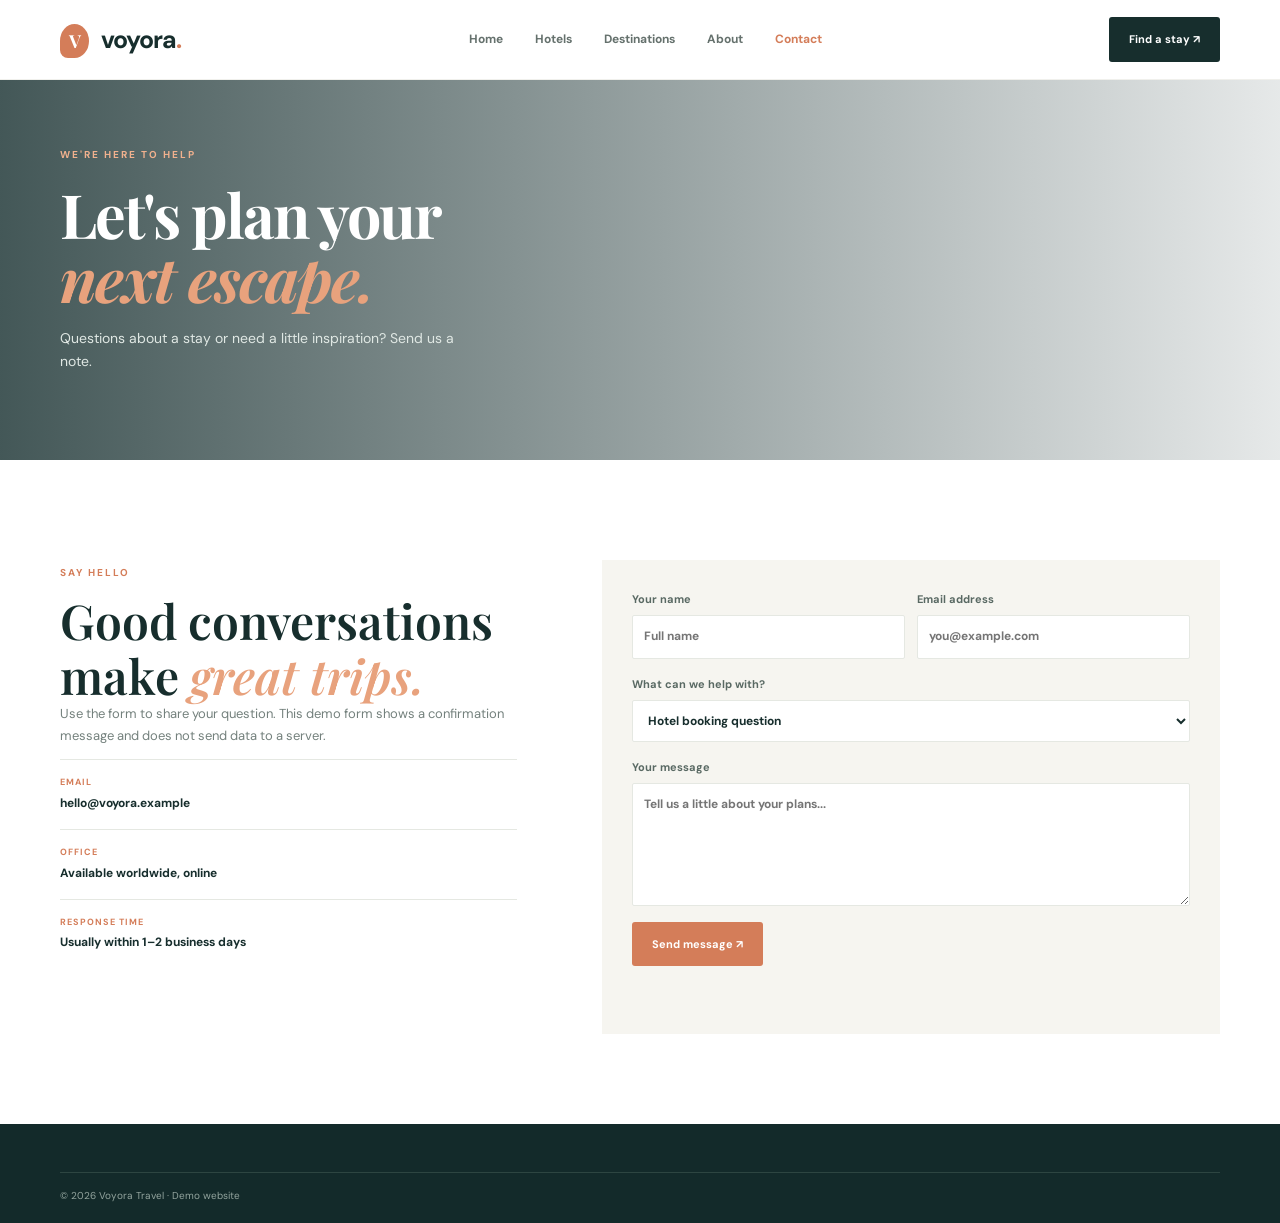
<file: contact.html>
<!doctype html><html lang="en"><head><meta charset="utf-8"><meta name="viewport" content="width=device-width,initial-scale=1"><title>Contact | Voyora</title><link href="https://fonts.googleapis.com/css2?family=DM+Sans:wght@400;500;600;700&family=Playfair+Display:wght@600;700&display=swap" rel="stylesheet"><link rel="stylesheet" href="assets/css/style.css"></head><body><header><div class="wrap nav"><a class="logo" href="index.html"><i>V</i> voyora<span>.</span></a><button class="toggle">☰</button><nav><a href="index.html">Home</a><a href="hotels.html">Hotels</a><a href="destinations.html">Destinations</a><a href="about.html">About</a><a class="active" href="contact.html">Contact</a></nav><a class="button dark navbtn" href="hotels.html">Find a stay ↗</a></div></header><main><section class="pagehero contacthero"><div class="wrap"><small>WE'RE HERE TO HELP</small><h1>Let's plan your<br><em>next escape.</em></h1><p>Questions about a stay or need a little inspiration? Send us a note.</p></div></section><section class="section wrap contact-layout"><div><small>SAY HELLO</small><h2>Good conversations<br>make <em>great trips.</em></h2><p>Use the form to share your question. This demo form shows a confirmation message and does not send data to a server.</p><div class="contact-line">EMAIL<b>hello@voyora.example</b></div><div class="contact-line">OFFICE<b>Available worldwide, online</b></div><div class="contact-line">RESPONSE TIME<b>Usually within 1–2 business days</b></div></div><form class="contact-form" id="contact-form"><div class="two"><label>Your name<input name="name" placeholder="Full name" required></label><label>Email address<input name="email" type="email" placeholder="you@example.com" required></label></div><label>What can we help with?<select><option>Hotel booking question</option><option>Destination recommendation</option><option>Partnership enquiry</option><option>Something else</option></select></label><label>Your message<textarea rows="5" placeholder="Tell us a little about your plans..." required></textarea></label><button class="button accent">Send message ↗</button><p id="contact-message" class="message"></p></form></section></main><footer><div class="wrap copyright">© 2026 Voyora Travel · Demo website</div></footer><script src="assets/js/main.js"></script></body></html>
</file>
<file: assets/css/style.css>
*{box-sizing:border-box} :root{--ink:#172e2d;--muted:#74817d;--accent:#d47d59;--cream:#f6f5f0;--line:#e5e8e2;--serif:"Playfair Display",Georgia,serif;--sans:"DM Sans",Arial,sans-serif}body{margin:0;color:var(--ink);font:14px var(--sans);line-height:1.65}a{color:inherit;text-decoration:none}img{display:block;width:100%;object-fit:cover}button,input,select,textarea{font:inherit}.wrap{width:min(1160px,calc(100% - 44px));margin:auto}header{height:80px;background:#fff;display:flex;align-items:center;border-bottom:1px solid #f0f0ec;position:relative;z-index:5}.nav{display:flex;align-items:center;justify-content:space-between}.logo{font-size:25px;font-weight:700;letter-spacing:-1px}.logo i{font:700 18px var(--serif);font-style:normal;background:var(--accent);color:#fff;border-radius:50% 50% 50% 8px;padding:5px 9px;margin-right:7px}.logo span{color:var(--accent)}nav{display:flex;gap:32px}nav a{font-size:12px;font-weight:700;color:#65716d}nav a.active,nav a:hover{color:var(--accent)}.button{border:0;border-radius:3px;padding:13px 20px;display:inline-flex;align-items:center;justify-content:center;gap:15px;font-size:11px;font-weight:700;cursor:pointer}.dark{background:var(--ink);color:white}.accent{background:var(--accent);color:white}.light{background:#fff;color:var(--ink)}.toggle{display:none;background:none;border:0;font-size:24px}.hero{height:650px;position:relative;color:#fff;background:linear-gradient(90deg,#0d2525c9,#0d25252a),url("https://images.unsplash.com/photo-1500530855697-b586d89ba3ee?auto=format&fit=crop&w=2000&q=90") center/cover}.hero-content{padding-top:112px}.hero small,.pagehero small,.story small{letter-spacing:2px;font-size:10px;font-weight:700;color:#f1b18e}.hero h1,.pagehero h1{font:700 clamp(48px,7vw,80px)/1.05 var(--serif);letter-spacing:-2px;margin:17px 0}.hero h1 em,.pagehero h1 em,.heading h2 em,.story h2 em,.newsletter h2 em,.detail-layout h2 em,.contact-layout h2 em,.about-intro h2 em,.values h2 em{color:#e8a27d}.hero p,.pagehero p{color:#e0e8e4;max-width:410px;margin:0 0 25px}.search{position:relative;margin-top:-48px;background:white;padding:19px;display:grid;grid-template-columns:1.4fr 1fr 1fr .8fr auto;gap:12px;align-items:end;box-shadow:0 14px 45px #122b2b20}.search label,.booking label,.contact-form label{font-size:10px;font-weight:700;color:#596963;display:flex;flex-direction:column;gap:7px}.search input,.search select,.booking input,.booking select,.contact-form input,.contact-form select,.contact-form textarea,.filters input,.filters select,.newsletter input{border:1px solid var(--line);padding:11px;background:#fff;color:var(--ink);min-width:0;outline:none;border-radius:2px;font-size:12px}.section{padding-top:100px;padding-bottom:90px}.heading{display:flex;align-items:end;justify-content:space-between;margin-bottom:32px}.heading>div>small,.about-intro>div>small,.contact-layout>div>small,.detail-layout>div>small,.booking>small{font-size:10px;letter-spacing:2px;font-weight:700;color:var(--accent)}.heading h2,.about-intro h2,.contact-layout h2,.detail-layout h2,.values h2,.newsletter h2{font:600 clamp(34px,4vw,48px)/1.15 var(--serif);margin:10px 0 0}.heading>a{font-size:11px;font-weight:700;border-bottom:1px solid var(--accent);padding-bottom:5px}.dest-grid{display:grid;grid-template-columns:1.2fr 1fr 1fr;grid-template-rows:225px 225px;gap:17px}.dest{position:relative;overflow:hidden;color:#fff}.dest.tall{grid-row:span 2}.dest img{height:100%;transition:.5s}.dest:hover img{transform:scale(1.05)}.dest:after{content:"";position:absolute;inset:0;background:linear-gradient(0deg,#071b1bc9,transparent 70%)}.dest b{position:absolute;z-index:1;bottom:19px;left:21px;font-size:9px;letter-spacing:1.6px;color:#f0b18e}.dest h3{font:600 28px var(--serif);letter-spacing:0;color:#fff;margin:0}.dest small{font-size:10px;letter-spacing:0;color:#e6e9e5}.soft{background:var(--cream)}.hotels{display:grid;grid-template-columns:repeat(3,1fr);gap:23px}.hotel{background:white;min-width:0}.hotel>a{display:block;overflow:hidden}.hotel img{height:225px;transition:.5s}.hotel:hover img{transform:scale(1.04)}.hotel>div{padding:17px}.hotel>div>small{font-size:10px;color:#a16e4f;font-weight:700}.hotel h3{font:600 22px var(--serif);margin:6px 0}.hotel p{font-size:11px;color:var(--muted);margin:0 0 15px}.hotel strong{font-size:16px}.hotel strong small{font-weight:400;color:var(--muted)}.view{float:right;color:var(--accent);font-size:10px;font-weight:700;margin-top:5px}.story{background:#183433;color:#fff;padding:75px 0}.story-inner{display:grid;grid-template-columns:1fr 1.1fr;gap:75px;align-items:center}.story h2{font:600 52px/1.1 var(--serif);margin:14px 0}.story p{color:#c6d1cb;max-width:390px;margin-bottom:24px}.story img{height:360px}.newsletter{display:flex;justify-content:space-between;align-items:center;gap:30px}.newsletter>div>small{font-size:10px;letter-spacing:2px;color:var(--accent);font-weight:700}.newsletter p{font-size:12px;color:var(--muted)}.newsletter form{display:flex;gap:8px;flex-wrap:wrap;max-width:420px}.newsletter input{min-width:220px}.newsletter form small{width:100%;color:#39745e}footer{background:#132a2a;color:white;padding:48px 0 18px}.foot{display:grid;grid-template-columns:2fr 1fr 1fr 1fr;gap:35px;padding-bottom:35px}.foot>div{display:flex;flex-direction:column;gap:9px}.foot p,.foot a:not(.logo){color:#aab9b4;font-size:11px}.foot b{font-size:11px}.copyright{border-top:1px solid #2d4541;padding-top:15px;color:#93a49e;font-size:10px}.pagehero{height:380px;display:flex;align-items:center;color:white;background-position:center;background-size:cover;position:relative}.pagehero:before{content:"";position:absolute;inset:0;background:linear-gradient(90deg,#0b2525c4,#0b25251a)}.pagehero .wrap{position:relative}.pagehero h1{font-size:61px}.hotelhero{background-image:url("https://images.unsplash.com/photo-1571896349842-33c89424de2d?auto=format&fit=crop&w=1900&q=85")}.desthero{background-image:url("https://images.unsplash.com/photo-1476514525535-07fb3b4ae5f1?auto=format&fit=crop&w=1900&q=85")}.abouthero{background-image:url("https://images.unsplash.com/photo-1501785888041-af3ef285b470?auto=format&fit=crop&w=1900&q=85")}.contacthero{background-image:url("https://images.unsplash.com/photo-1518837695005-2083093ee35b?auto=format&fit=crop&w=1900&q=85")}.filters{display:flex;gap:8px}.filters input{width:220px}.filters select{width:140px}.hotel[hidden]{display:none}.empty{text-align:center;padding:35px;color:var(--muted)}.page-grid{grid-template-rows:250px 250px}.details{padding-top:45px}.back{font-size:11px;color:var(--muted)}.detail-title{display:flex;justify-content:space-between;align-items:end;margin:25px 0}.detail-title h1{font:600 42px var(--serif);margin:5px 0}.detail-title p{color:var(--muted);font-size:12px;margin:0}.detail-title>b{color:#b77a58}.detail-title>b small{display:block;color:var(--muted);font-size:9px;font-weight:400}.gallery{display:grid;grid-template-columns:1.5fr 1fr 1fr;grid-template-rows:250px;gap:10px}.gallery img{height:100%}.detail-layout{display:grid;grid-template-columns:1fr 330px;gap:70px;padding-top:50px}.detail-layout>div>p{font-size:12px;color:var(--muted);max-width:620px}.amenities{display:grid;grid-template-columns:1fr 1fr;gap:12px;margin:25px 0;font-size:12px;color:#596c65}.detail-layout h3{font:600 21px var(--serif)}.booking{border:1px solid var(--line);padding:23px;height:max-content;box-shadow:0 10px 30px #122b2b0d}.price{font-size:12px;color:var(--muted)}.price b{font-size:28px;color:var(--ink)}.booking form{display:flex;flex-direction:column;gap:13px}.booking form .button{width:100%}.booking form>small{font-size:9px;color:var(--muted);text-align:center}.message{font-size:11px;color:#39745e}.about-intro{display:grid;grid-template-columns:1fr 1fr;gap:90px}.about-intro p,.contact-layout>div>p{font-size:13px;color:var(--muted);margin-top:0}.wide-photo{height:450px;object-fit:cover}.values{display:grid;grid-template-columns:1.3fr 1fr 1fr 1fr;gap:30px}.values article{border-top:1px solid var(--line);padding-top:17px}.values article small{color:var(--accent);font-weight:700}.values h3{font:600 19px var(--serif)}.values p{font-size:11px;color:var(--muted)}.contact-layout{display:grid;grid-template-columns:.85fr 1.15fr;gap:85px}.contact-line{border-top:1px solid var(--line);padding:15px 0;font-size:9px;letter-spacing:1px;color:var(--accent);font-weight:700}.contact-line b{display:block;color:var(--ink);font-size:12px;letter-spacing:0;margin-top:4px}.contact-form{background:var(--cream);padding:30px;display:flex;flex-direction:column;gap:16px}.contact-form label{font-size:11px}.contact-form button{align-self:flex-start}.two{display:grid;grid-template-columns:1fr 1fr;gap:12px}
@media(max-width:900px){nav{gap:15px}.search{grid-template-columns:repeat(2,1fr)}.search .button{grid-column:span 2}.hero{height:700px}.hotels{grid-template-columns:repeat(2,1fr)}.foot{grid-template-columns:2fr 1fr 1fr}.foot>div:last-child{display:none}.detail-layout{gap:30px}.values{grid-template-columns:1fr 1fr}}
@media(max-width:640px){.wrap{width:calc(100% - 34px)}header{height:68px}.toggle{display:block}.navbtn{display:none}nav{display:none;position:absolute;top:68px;left:0;right:0;background:white;padding:20px 25px;flex-direction:column;gap:17px;box-shadow:0 15px 25px #102b2b16}nav.open{display:flex}.hero{height:720px;background-position:60%}.hero-content{padding-top:90px}.hero h1{font-size:56px}.search{grid-template-columns:1fr 1fr;margin-top:-75px;padding:14px}.search label:first-child,.search .button{grid-column:span 2}.section{padding-top:85px;padding-bottom:65px}.heading{align-items:flex-start;flex-direction:column;gap:14px}.heading h2,.about-intro h2,.contact-layout h2,.detail-layout h2,.values h2,.newsletter h2{font-size:37px}.dest-grid{grid-template-columns:1fr 1fr;grid-template-rows:210px 170px 170px;gap:10px}.dest.tall{grid-row:span 2}.dest b{left:12px;bottom:12px}.dest h3{font-size:22px}.hotels{grid-template-columns:1fr}.hotel img{height:230px}.story-inner{grid-template-columns:1fr;gap:25px}.story h2{font-size:45px}.story img{height:245px}.newsletter{display:block}.newsletter form{margin-top:20px}.newsletter input,.newsletter .button{width:100%}.foot{grid-template-columns:1fr 1fr}.foot>div:first-child{grid-column:span 2}.copyright{line-height:1.8}.pagehero{height:340px}.pagehero h1{font-size:47px}.filters{width:100%;flex-direction:column}.filters input,.filters select{width:100%}.detail-title{align-items:flex-start;flex-direction:column;gap:12px}.detail-title h1{font-size:34px}.gallery{grid-template-columns:1fr 1fr;grid-template-rows:210px 125px}.gallery img:first-child{grid-column:span 2}.detail-layout{grid-template-columns:1fr}.booking{order:-1}.about-intro,.contact-layout{grid-template-columns:1fr;gap:25px}.wide-photo{height:260px}.values{grid-template-columns:1fr 1fr;gap:20px}.values>div{grid-column:span 2}.contact-form{padding:20px}.two{grid-template-columns:1fr}}
</file>
